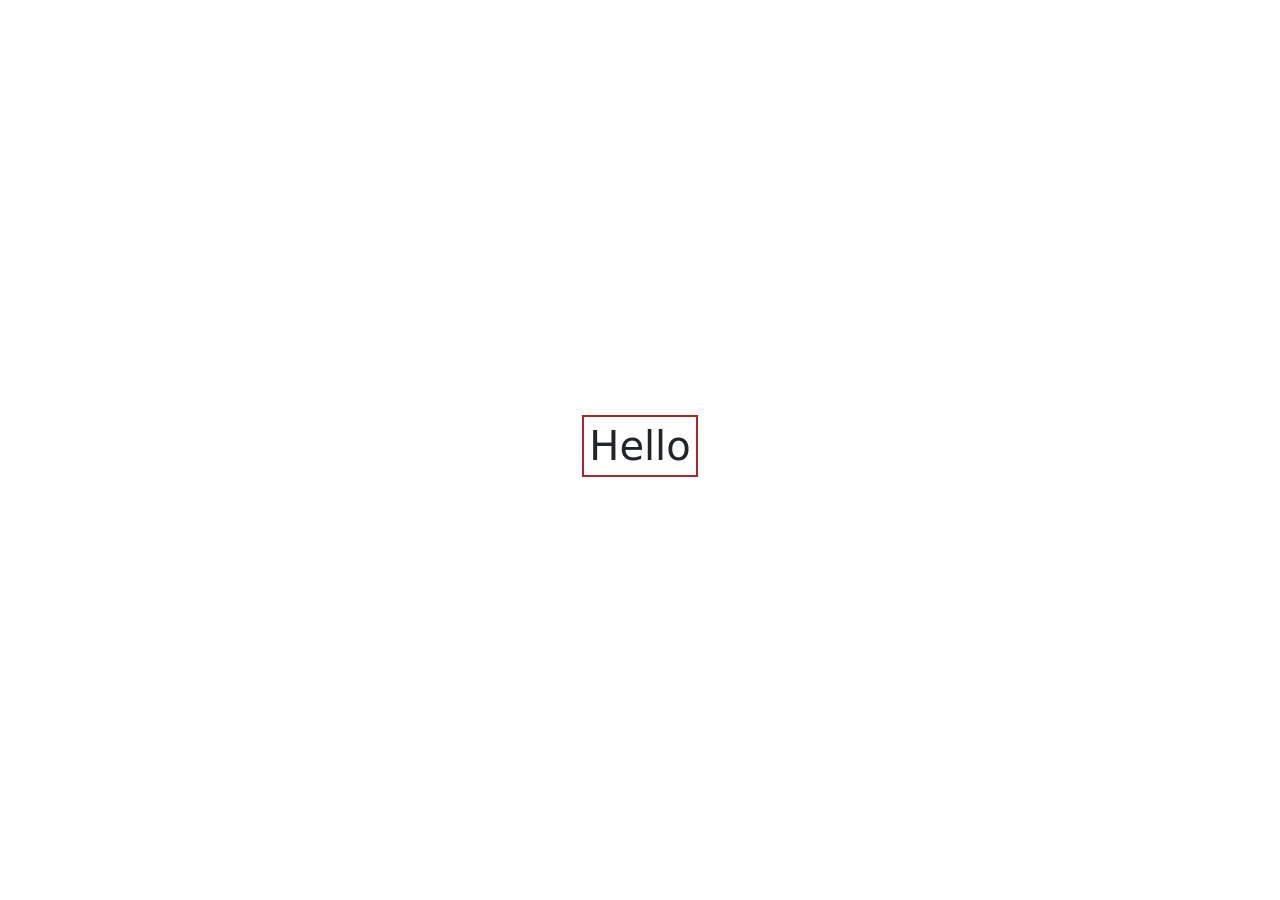
<file: Training(D13)/index.html>
<!DOCTYPE html>
<html lang="en">
<head>
  <meta charset="UTF-8">
  <meta name="viewport" content="width=device-width, initial-scale=1.0">
  <title>Document</title>
  <link rel="stylesheet" href="styles.css">
  <link href="https://cdn.jsdelivr.net/npm/bootstrap@5.3.8/dist/css/bootstrap.min.css" rel="stylesheet" integrity="sha384-sRIl4kxILFvY47J16cr9ZwB07vP4J8+LH7qKQnuqkuIAvNWLzeN8tE5YBujZqJLB" crossorigin="anonymous">
  <script src="https://cdn.jsdelivr.net/npm/bootstrap@5.3.8/dist/js/bootstrap.bundle.min.js" integrity="sha384-FKyoEForCGlyvwx9Hj09JcYn3nv7wiPVlz7YYwJrWVcXK/BmnVDxM+D2scQbITxI" crossorigin="anonymous"></script>
</head>
<body>
  
<div class="box"><h1>Hello</h1></div>
 
  </body>
</html>
</file>
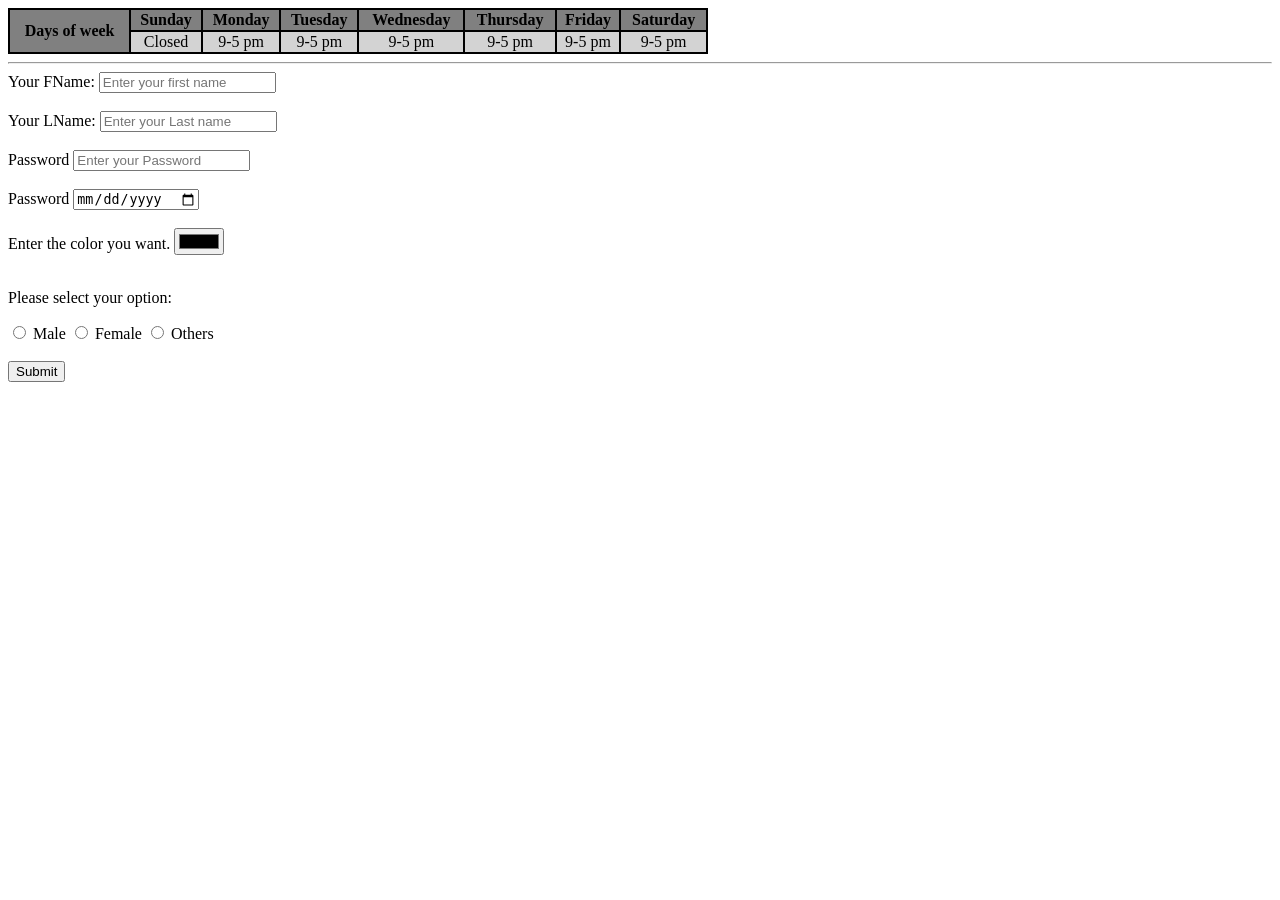
<file: index(D6).html>
<!DOCTYPE html>
<html lang="en">
<head>
    <meta charset="UTF-8">
    <meta name="viewport" content="width=device-width, initial-scale=1.0">
    <title>Document</title>
</head>
<body>
    <table  bgcolor="black" width="700">
        
        <tr bgcolor="grey" align="center" >
            <th rowspan="7">Days of week</th>
        <th>Sunday</th>
        <th>Monday</th>
        <th>Tuesday</th>
        <th>Wednesday</th>
        <th>Thursday</th>
        <th>Friday</th>
        <th>Saturday</th>
        </tr>
        
        <tr bgcolor=lightgrey align="center"> 
            
        <td>Closed</td>
        <td>9-5 pm</td>
        <td>9-5 pm</td>
        <td>9-5 pm</td>
        <td>9-5 pm</td>
        <td>9-5 pm</td>
        <td>9-5 pm</td>
        </tr>    
    
    </table> 
    <hr>
    <!--Forms in html-->
<form method="post"> 
     <div>
    <label for="FName">Your FName: </label>
    <input type="text" id="FName" name="fname" placeholder="Enter your first name">
</div>
<br>
      <div>
        <label for="LName">Your LName: </label>
        <input type="text" fname="Last name" placeholder="Enter your Last name">
    </div>
<br>
      <div>
        <label for="Password">Password </label>
        <input type="Password" fname="first name" placeholder="Enter your Password">
    </div>
<br>
        <div>
        <label for="date">Password </label>
        <input type="date" fname="first name" placeholder="DD/MM//YY">
    </div>
<br>

      <div>
        <label for="color">Enter the color you want. </label>
        <input type="color" fname="first name" placeholder="Enter your Password">
    </div>
    <br>

    <div>
        <p>Please select your option:</p>
        <input type="radio" id="male" name="gender" value="Male">
        <label for="male">Male</label>

        <input type="radio" id="female" name="gender" value="Female">
        <label for="female">Female</label>

        <input type="radio" id="others" name="gender" value="Others">
        <label for="others">Others</label>
    </div>
    <br>
    
<button type="submit">Submit</button>
</form>

</body>
</html>
</file>
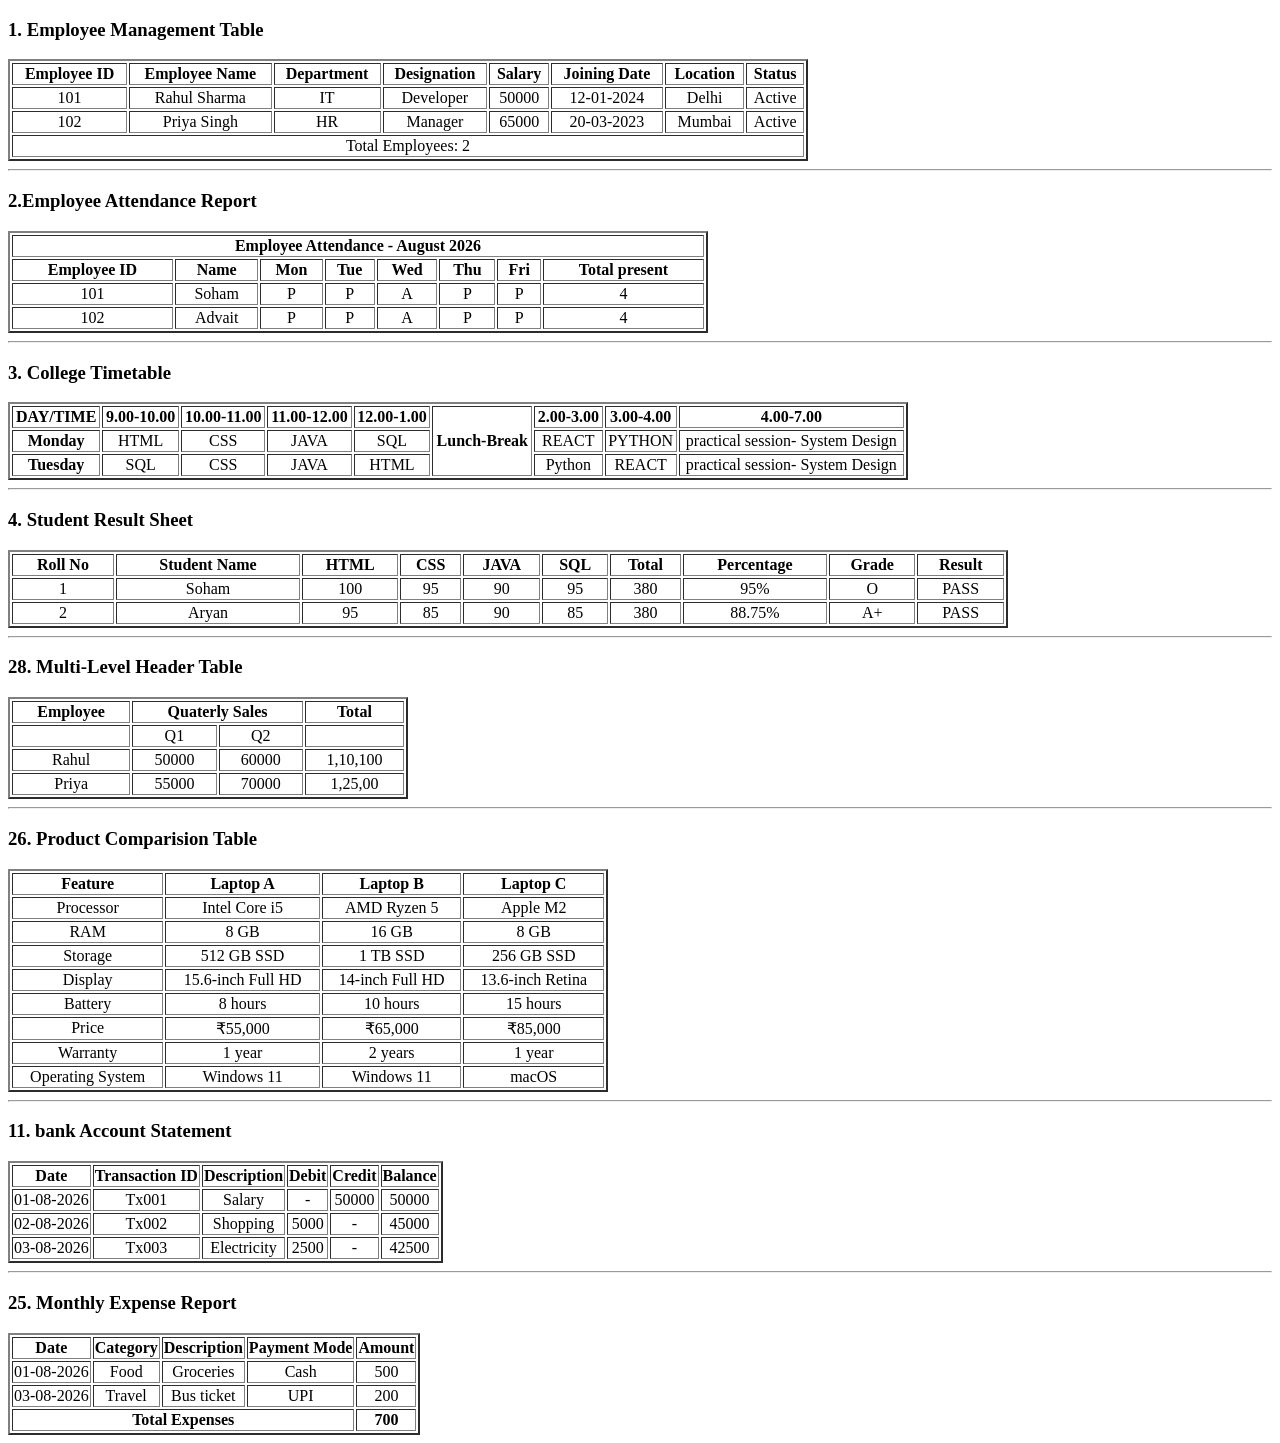
<file: index(D7).html>
<!DOCTYPE html>
<html lang="en">
<head>
    <meta charset="UTF-8">
    <meta name="viewport" content="width=device-width, initial-scale=1.0">
    <title>Document</title>
    <style>
        th,
        td {
            text-align: center;
        }
    </style>
</head>
<body>
<!--Task1-->
    <h3>1. Employee Management Table</h3>
    <table border="2" width="800">
        <tr align="center">
            <th>Employee ID</th>
            <th>Employee Name</th>
            <th>Department</th>
            <th>Designation</th>
            <th>Salary</th>
            <th>Joining Date</th>
            <th>Location</th>
            <th>Status</th>
        </tr>
        <tr align="center">
    <td>101</td>
    <td>Rahul Sharma</td>
    <td>IT</td>
    <td>Developer</td>
    <td>50000</td>
    <td>12-01-2024</td>
    <td>Delhi</td>
    <td>Active</td>
</tr>


<tr align="center">
    <td>102</td>
    <td>Priya Singh</td>
    <td>HR</td>
    <td>Manager</td>
    <td>65000</td>
    <td>20-03-2023</td>
    <td>Mumbai</td>
    <td>Active</td>
</tr>
        <tr align="left">
            <td colspan="8">Total Employees: 2</td>
        </tr>
    </table>

<hr>

<!--Task2-->
<h3>2.Employee Attendance Report</h3>
<table border="2" width="700">
    <tr align="center">
        <th colspan="8" align="left">Employee Attendance - August 2026</th>
    </tr>
    <tr align="center">
        <th>Employee ID</th>
        <th>Name</th>
        <th>Mon</th>
        <th>Tue</th>
        <th>Wed</th>
        <th>Thu</th>
        <th>Fri</th>
        <th>Total present</th>

    </tr>
    <tr align="center">
        <td>101</td>
        <td>Soham</td>
        <td>P</td>
        <td>P</td>
        <td>A</td>
        <td>P</td>
        <td>P</td>
        <td>4</td>
    </tr>
        <tr align="center">
        <td>102</td>
        <td>Advait</td>
        <td>P</td>
        <td>P</td>
        <td>A</td>
        <td>P</td>
        <td>P</td>
        <td>4</td>
    </tr>
</table>
<hr>

<!--TASK3-->
<h3>3. College Timetable</h3>
<table border="2" width="900">
    <tr >
        <th>DAY/TIME</th>
        <th>9.00-10.00</th>
        <th>10.00-11.00</th>
        <th>11.00-12.00</th>
        <th>12.00-1.00</th>
        <th rowspan="3">Lunch-Break</th>
        <th>2.00-3.00</th>
        <th>3.00-4.00</th>
        <th colspan="2">4.00-7.00</th>
    </tr>
    
    <tr align="center">
        <td><b>Monday</b></td>
        <td>HTML</td>
        <td>CSS</td>
        <td>JAVA</td>
        <td>SQL</td>
        <td>REACT</td>
        <td>PYTHON</td>
        <td >practical session- System Design</td>
        
    </tr>
    <tr align="center">
            <td><b>Tuesday</b></td>
        <td>SQL</td>
        <td>CSS</td>
        <td>JAVA</td>
        <td>HTML</td>
        <td>Python</td>
        <td>REACT</td>
        <td >practical session- System Design</td>
        
    </tr>
</table>
<hr>

<!--Task4-->
<h3>4. Student Result Sheet</h3>

<table border="2" width="1000">
    <tr>
        <th>Roll No</th>
        <th>Student Name</th>
        <th>HTML</th>
        <th>CSS</th>
        <th>JAVA</th>
        <th>SQL</th>
        <th>Total</th>
        <th>Percentage</th>
        <th>Grade</th>
        <th>Result</th>
    </tr>
    <tr align="center">
        <td>1</td>
        <td>Soham</td>
        <td>100</td>
        <td>95</td>
        <td>90</td>
        <td>95</td>
        <td>380</td>
        <td>95%</td>
        <td>O</td>
        <td>PASS</td>
    </tr>
       <tr align="center">
        <td>2</td>
        <td>Aryan</td>
        <td>95</td>
        <td>85</td>
        <td>90</td>
        <td>85</td>
        <td>380</td>
        <td>88.75%</td>
        <td>A+</td>
        <td>PASS</td>
    </tr>
</table>
<hr>

<!--Task 28-->
<h3>28. Multi-Level Header Table</h3>

<table border="2" width="400">
    <tr>
        <th>Employee</th>
        <th colspan="2">Quaterly Sales</th>
        <th>Total</th>
    </tr>
    <tr align="center">
        <td></td>
        <td>Q1</td>
        <td>Q2</td>
        <td></td>
    </tr>
    <tr align="center">
        <td>Rahul</td>
        <td>50000</td>
        <td>60000</td>
        <td>1,10,100</td>
    </tr>
    <tr align="center">
        <td>Priya</td>
        <td>55000</td>
        <td>70000</td>
        <td>1,25,00</td> 
    </tr>
</table>
<hr>

<!--Task26-->
<h3>26. Product Comparision Table</h3>

<table border="2" width="600">
    <tr>
        <th>Feature</th>
        <th>Laptop A</th>
        <th>Laptop B</th>
        <th>Laptop C</th>
    </tr>
    <tr>
        <td>Processor</td>
        <td>Intel Core i5</td>
        <td>AMD Ryzen 5</td>
        <td>Apple M2</td>
    </tr>
    <tr>
        <td>RAM</td>
        <td>8 GB</td>
        <td>16 GB</td>
        <td>8 GB</td>
    </tr>
    <tr>
        <td>Storage</td>
        <td>512 GB SSD</td>
        <td>1 TB SSD</td>
        <td>256 GB SSD</td>
    </tr>
    <tr>
        <td>Display</td>
        <td>15.6-inch Full HD</td>
        <td>14-inch Full HD</td>
        <td>13.6-inch Retina</td>
    </tr>
    <tr>
        <td>Battery</td>
        <td>8 hours</td>
        <td>10 hours</td>
        <td>15 hours</td>
    </tr>
    <tr>
        <td>Price</td>
        <td>₹55,000</td>
        <td>₹65,000</td>
        <td>₹85,000</td>
    </tr>
    <tr>
        <td>Warranty</td>
        <td>1 year</td>
        <td>2 years</td>
        <td>1 year</td>
    </tr>
    <tr>
        <td>Operating System</td>
        <td>Windows 11</td>
        <td>Windows 11</td>
        <td>macOS</td>
    </tr>
</table>

<hr>
<!--Task11--> 
<h3>11. bank Account Statement</h3>

<table border="2" width="width=1000">
    <tr align="center">
        <th>Date</th>
        <th>Transaction ID</th>
        <th>Description</th>
        <th>Debit</th>
        <th>Credit</th>
        <th>Balance</th>
    </tr>
    <tr align="center">
        <td>01-08-2026</td>
        <td>Tx001</td>
        <td>Salary</td>
        <td>-</td>
        <td>50000</td>
        <td>50000</td>
    </tr>
     <tr align="center">
        <td>02-08-2026</td>
        <td>Tx002</td>
        <td>Shopping</td>
        <td>5000</td>
        <td>-</td>
        <td>45000</td>
    </tr>
     <tr align="center">
        <td>03-08-2026</td>
        <td>Tx003</td>
        <td>Electricity</td>
        <td>2500</td>
        <td>-</td>
        <td>42500</td>
    </tr>
</table>
<hr>

<!--Task25--> 
<h3>25. Monthly Expense Report</h3>

<table border="2">
    <tr>
        <th>Date</th>
        <th>Category</th>
        <th>Description</th>
        <th>Payment Mode</th>
        <th>Amount</th>
    </tr>

    <tr>
        <td>01-08-2026</td>
        <td>Food</td>
        <td>Groceries</td>
        <td>Cash</td>
        <td>500</td>
    </tr>

    <tr>
        <td>03-08-2026</td>
        <td>Travel</td>
        <td>Bus ticket</td>
        <td>UPI</td>
        <td>200</td>
    </tr>

    <tr>
        <th colspan="4">Total Expenses</th>
        <th>700</th>
    </tr>
</table>
</body>
</html>
</file>
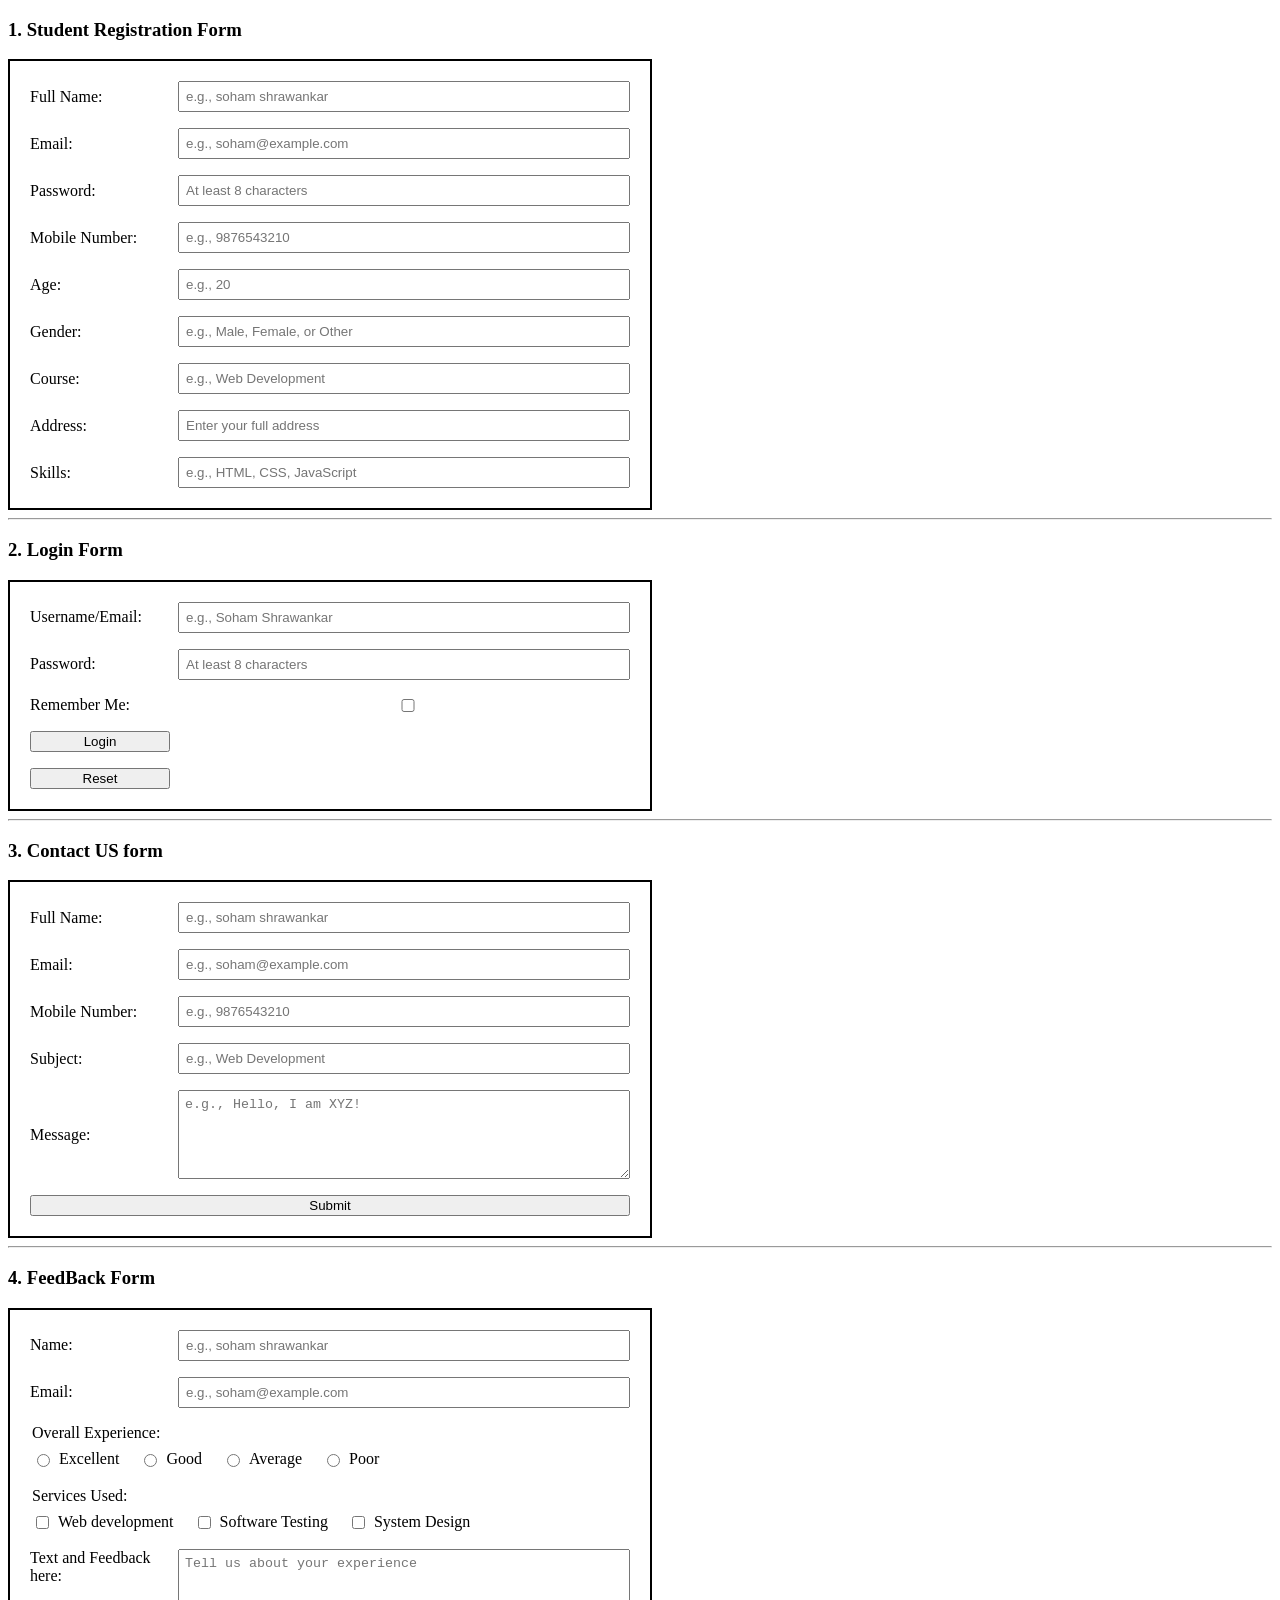
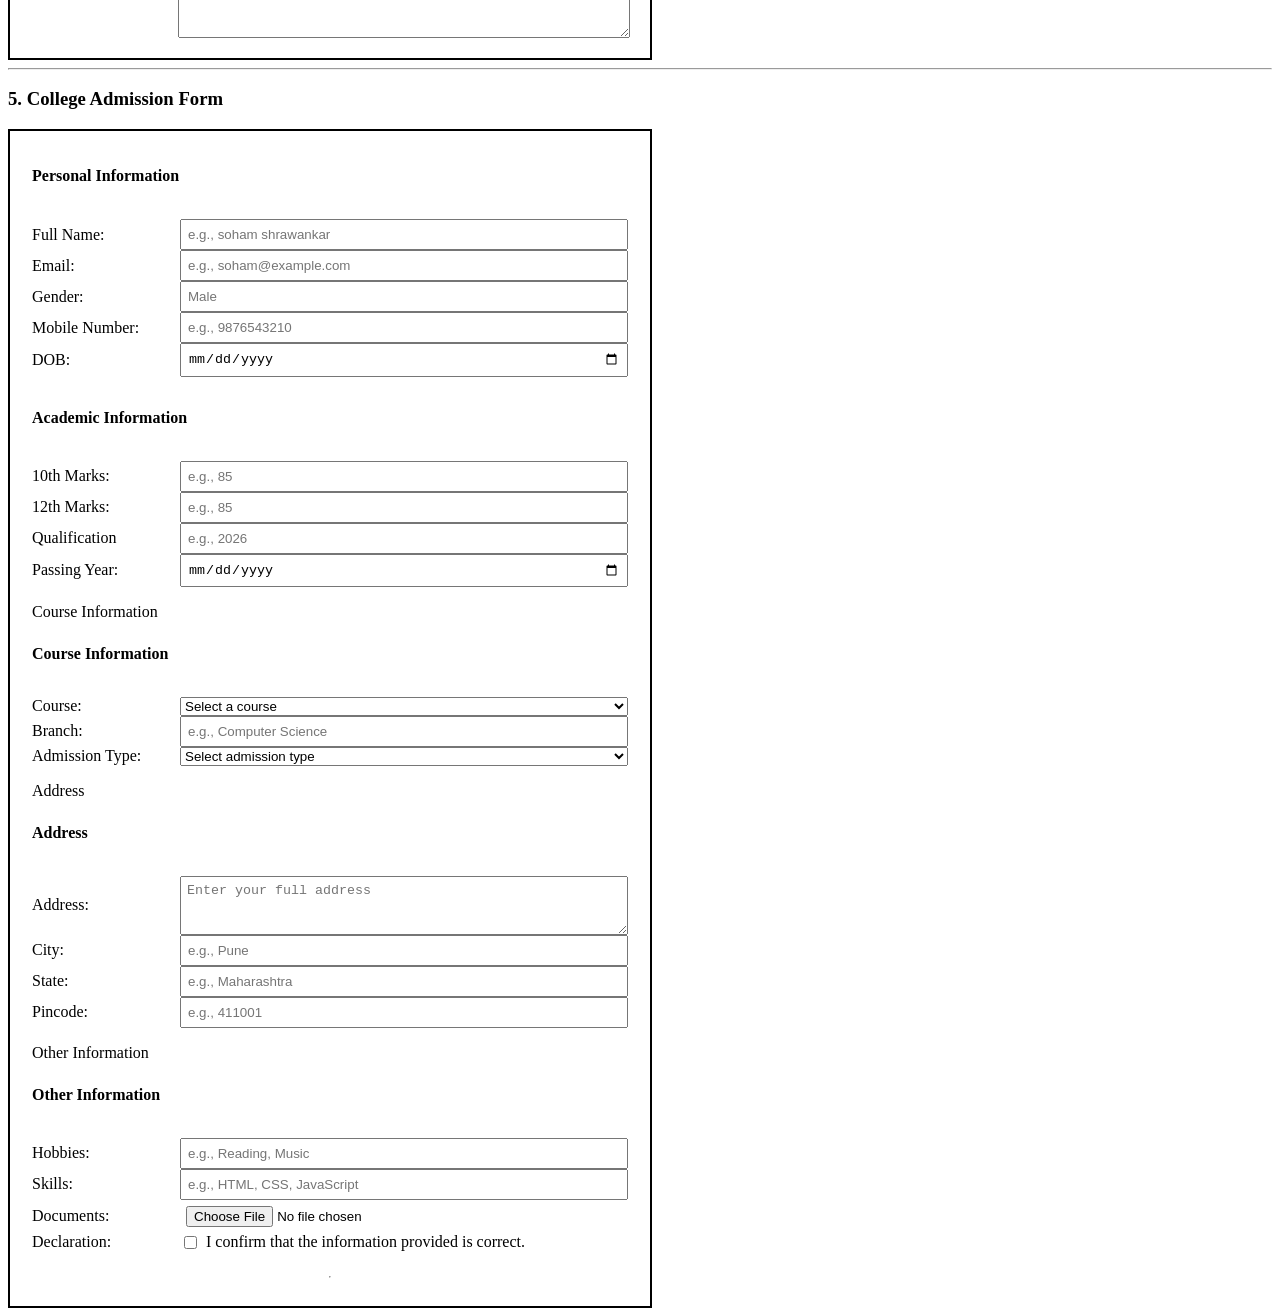
<file: index(D8).html>
<!DOCTYPE html>
<html lang="en">
<head>
    <meta charset="UTF-8">
    <meta name="viewport" content="width=device-width, initial-scale=1.0">
    <title>Document</title>
    <style>
        form {
            display: grid;
            gap: 16px;
            max-width: 500px;
        }

        form div {
            display: grid;
            grid-template-columns: 140px 1fr;
            align-items: center;
            gap: 8px;
        }

        input {
            box-sizing: border-box;
            width: 100%;
            padding: 6px;
        }

        fieldset {
            border: 0;
            padding: 0;
        }

        fieldset legend {
            padding: 0;
            margin-bottom: 8px;
        }

        .option {
            display: inline-flex;
            align-items: center;
            gap: 6px;
            margin-right: 16px;
        }

        .option input {
            width: auto;
        }

        .feedback-message {
            align-items: start;
        }

        textarea {
            box-sizing: border-box;
            width: 100%;
            padding: 6px;
            resize: vertical;
        }
    </style>
</head>
<body>
    <!--Task1-->
    <h3>1. Student Registration Form</h3>
    <form>
        <div>
            <label for="full-name">Full Name:</label>
            <input id="full-name" type="text" placeholder="e.g., soham shrawankar" title="Required field" required>
        </div>
         <div>
            <label for="email">Email:</label>
            <input id="email" type="email" placeholder="e.g., soham@example.com" title="Required field" required>
        </div>
         <div>
            <label for="password">Password:</label>
            <input id="password" type="password" placeholder="At least 8 characters" title="Required field" required>
        </div>
         <div>
            <label for="mobile-number">Mobile Number:</label>
            <input id="mobile-number" type="tel" placeholder="e.g., 9876543210" title="Required field" required>
        </div>
         <div>
            <label for="age">Age:</label>
            <input id="age" type="number" placeholder="e.g., 20" title="Required field" required>
        </div>
         <div>
            <label for="gender">Gender:</label>
            <input id="gender" type="text" placeholder="e.g., Male, Female, or Other" title="Required field" required>
        </div>
         <div>
            <label for="course">Course:</label>
            <input id="course" type="text" placeholder="e.g., Web Development" title="Required field" required>
        </div>
         <div>
            <label for="address">Address:</label>
            <input id="address" type="text" placeholder="Enter your full address" title="Required field" required>
        </div>
         <div>
            <label for="skills">Skills:</label>
            <input id="skills" type="text" placeholder="e.g., HTML, CSS, JavaScript" title="Required field" required>
        </div>
        
    </form>
    <hr>

  <!--Task2-->
             <h3>2. Login Form</h3>
    <form>
        <div>
            <label for="full-name">Username/Email:</label>
            <input id="full-name" type="text" placeholder="e.g., Soham Shrawankar" title="Required field" required>
        </div>
         <div>
            <label for="password">Password:</label>
            <input id="password" type="password" placeholder="At least 8 characters" title="Required field" required>
        </div>
          <div>
            <label for="remember me">Remember Me:</label>
            <input id="remember me" type="checkbox" >
        </div>

        <div>
            <button>Login</button>
        </div>
         <div>
            <button>Reset</button>
        </div>
        </form>

        <hr>

        <!--task 3-->
        <h3>3. Contact US form</h3> 
        <form>
             <div>
            <label for="full-name">Full Name:</label>
            <input id="full-name" type="text" placeholder="e.g., soham shrawankar" title="Required field" required>
        </div>
         <div>
            <label for="email">Email:</label>
            <input id="email" type="email" placeholder="e.g., soham@example.com" title="Required field" required>
        </div>
          <div>
            <label for="mobile-number">Mobile Number:</label>
            <input id="mobile-number" type="tel" placeholder="e.g., 9876543210" title="Required field" required>
        </div>
           <div>
            <label for="subject">Subject:</label>
            <input id="subject" type="text" placeholder="e.g., Web Development" title="Required field" required>
        </div>
        <div>
            <label for="message">Message:</label>
            <textarea id="message"textarea maxlength="100" rows="5" placeholder="e.g., Hello, I am XYZ!" title="Maximum 100 words" required></textarea>
        </div>
        <button type="submit">Submit</button>
        </form>

        <hr>
       <!--Task4-->
<style>
    form {
        border: 2px solid black;
        padding: 20px;
        max-width: 600px;
    }
</style>
       <h3>4. FeedBack Form</h3> 

       <form>
        <div>
            <label for="full-name"> Name:</label>
            <input id="full-name" type="text" placeholder="e.g., soham shrawankar" title="Required field" required>
        </div>
         <div>
            <label for="email">Email:</label>
            <input id="email" type="email" placeholder="e.g., soham@example.com" title="Required field" required>
        </div>
        <fieldset>
            <legend>Overall Experience:</legend>
            <label class="option">
                <input type="radio" name="feedback" value="Excellent" required>
                Excellent
            </label>
            <label class="option">
                <input type="radio" name="feedback" value="Good">
                Good
            </label>
            <label class="option">
                <input type="radio" name="feedback" value="Average">
                Average
            </label>
            <label class="option">
                <input type="radio" name="feedback" value="Poor">
                Poor
            </label>
        </fieldset>

        <fieldset>
            <legend>Services Used:</legend>
            <label class="option" for="web-development">
                <input id="web-development" name="services" type="checkbox" value="Web development">
                Web development
            </label>
            <label class="option" for="software-testing">
                <input id="software-testing" name="services" type="checkbox" value="Software Testing">
                Software Testing
            </label>
            <label class="option" for="system-design">
                <input id="system-design" name="services" type="checkbox" value="System Design">
                System Design
            </label>
        </fieldset>

        <div class="feedback-message">
            <label for="feedback-text">Text and Feedback here:</label>
            <textarea id="textarea" name="feedback-text" rows="5" placeholder="Tell us about your experience" required></textarea>
        </div>
       </form>

       <hr>

       <!--task5-->

       <h3>5. College Admission Form</h3>
       <form>
       
        <fieldset>
        <p><b>Personal Information</b></p> <br>
        <div>
            <label for="full-name">Full Name:</label>
            <input id="full-name" type="text" placeholder="e.g., soham shrawankar" title="Required field" required>
        </div>
         <div>
            <label for="email">Email:</label>
            <input id="email" type="email" placeholder="e.g., soham@example.com" title="Required field" required>
        </div>
         <div>
            <label for="Gender">Gender:</label>
            <input id="Gender" type="Text" placeholder="Male" title="Required field" required>
        </div>
         <div>
            <label for="mobile-number">Mobile Number:</label>
            <input id="mobile-number" type="tel" placeholder="e.g., 9876543210" title="Required field" required>
        </div>
         <div>
            <label for="dateofbirth">DOB:</label>
            <input id="dateofbirth" type="date" placeholder="e.g., 20-11-2004" title="Required field" required>
        </div>
        </fieldset>
        
        <fieldset>
            <p><b>Academic Information</b></p> <br>
            <div>
            <label for="10th Marks">10th Marks:</label>
            <input id="10th Marks" type="number" placeholder="e.g., 85" title="Required field" required>
        </div>
        <div>
            <label for="12th Marks">12th Marks:</label>
            <input id="12th Marks" type="number" placeholder="e.g., 85" title="Required field" required>
        </div>
        <div>
            <label for="Qual.">Qualification</label>
            <input id="Qual." type="number" placeholder="e.g., 2026" title="Required field" required>
        </div>
        <div>
            <label for="passing-year">Passing Year:</label>
            <input id="passing-year" type="date" placeholder="e.g., 2026" title="Required field" required>
        </div>
        </fieldset>

        <fieldset>
             <p><b>Course Information</b></p> <br>
            <legend>Course Information</legend>
            <div>
                <label for="course">Course:</label>
                <select id="course" name="course" required>
                    <option value="">Select a course</option>
                    <option value="web-development">Web Development</option>
                    <option value="software-testing">Software Testing</option>
                    <option value="system-design">System Design</option>
                </select>
            </div>
            <div>
                <label for="branch">Branch:</label>
                <input id="branch" name="branch" type="text" placeholder="e.g., Computer Science" required>
            </div>
            <div>
                <label for="admission-type">Admission Type:</label>
                <select id="admission-type" name="admission-type" required>
                    <option value="">Select admission type</option>
                    <option value="regular">Regular</option>
                    <option value="lateral-entry">Lateral Entry</option>
                </select>
            </div>
        </fieldset>

        <fieldset>
             <p><b>Address</b></p> <br>
            <legend>Address</legend>
            <div>
                <label for="address">Address:</label>
                <textarea id="address" name="address" rows="3" placeholder="Enter your full address" required></textarea>
            </div>
            <div>
                <label for="city">City:</label>
                <input id="city" name="city" type="text" placeholder="e.g., Pune" required>
            </div>
            <div>
                <label for="state">State:</label>
                <input id="state" name="state" type="text" placeholder="e.g., Maharashtra" required>
            </div>
            <div>
                <label for="pincode">Pincode:</label>
                <input id="pincode" name="pincode" type="text" inputmode="numeric" pattern="[0-9]{6}" placeholder="e.g., 411001" required>
            </div>
        </fieldset>

        <fieldset>
             <p><b>Other Information</b></p> <br>
            <legend>Other Information</legend>
            <div>
                <label for="hobbies">Hobbies:</label>
                <input id="hobbies" name="hobbies" type="text" placeholder="e.g., Reading, Music">
            </div>
            <div>
                <label for="skills">Skills:</label>
                <input id="skills" name="skills" type="text" placeholder="e.g., HTML, CSS, JavaScript">
            </div>
            <div>
                <label for="documents">Documents:</label>
                <input id="documents" name="documents" type="file" accept=".pdf,.jpg,.jpeg,.png">
            </div>
            <div>
                <label for="declaration">Declaration:</label>
                <label class="option" for="declaration">
                    <input id="declaration" name="declaration" type="checkbox" required>
                    I confirm that the information provided is correct.
                </label>
            </div>
        </fieldset>
<hr>

       </form>
</body>
</html>
</file>
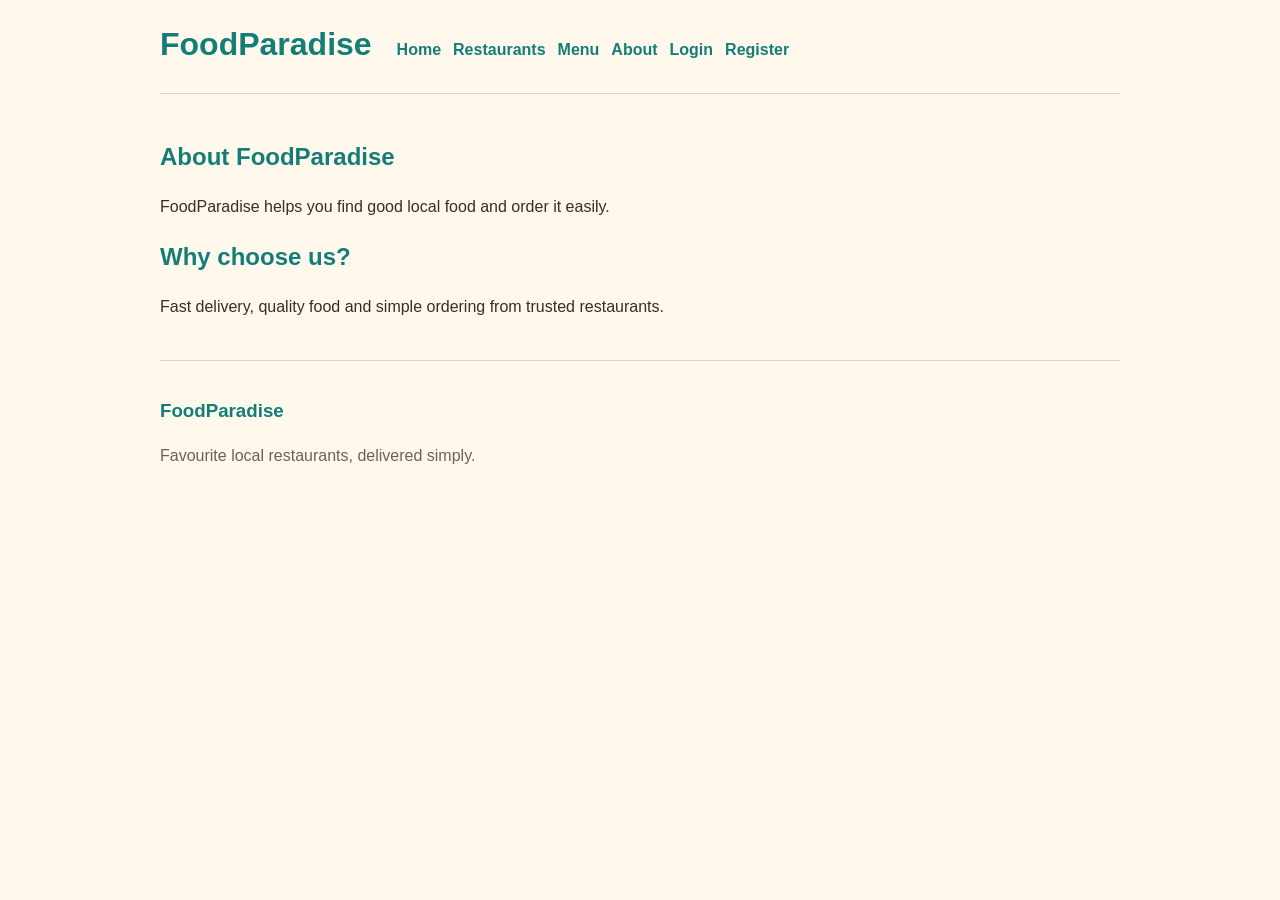
<file: Food Hub Training prj/about.html>
<!DOCTYPE html>
<html lang="en">
<head><meta charset="UTF-8"><meta name="viewport" content="width=device-width, initial-scale=1.0"><title>FoodParadise | About</title><link rel="stylesheet" href="styles.css"></head>
<body>
<header><h1><a href="index.html">FoodParadise</a></h1><nav><a href="index.html">Home</a> <a href="restaurants.html">Restaurants</a> <a href="menu.html">Menu</a> <a href="about.html">About</a> <a href="login.html">Login</a> <a href="register.html">Register</a></nav></header>
<main><h2>About FoodParadise</h2><p>FoodParadise helps you find good local food and order it easily.</p><h2>Why choose us?</h2><p>Fast delivery, quality food and simple ordering from trusted restaurants.</p></main>
<footer><h3>FoodParadise</h3><p>Favourite local restaurants, delivered simply.</p></footer>
</body>
</html>
</file>
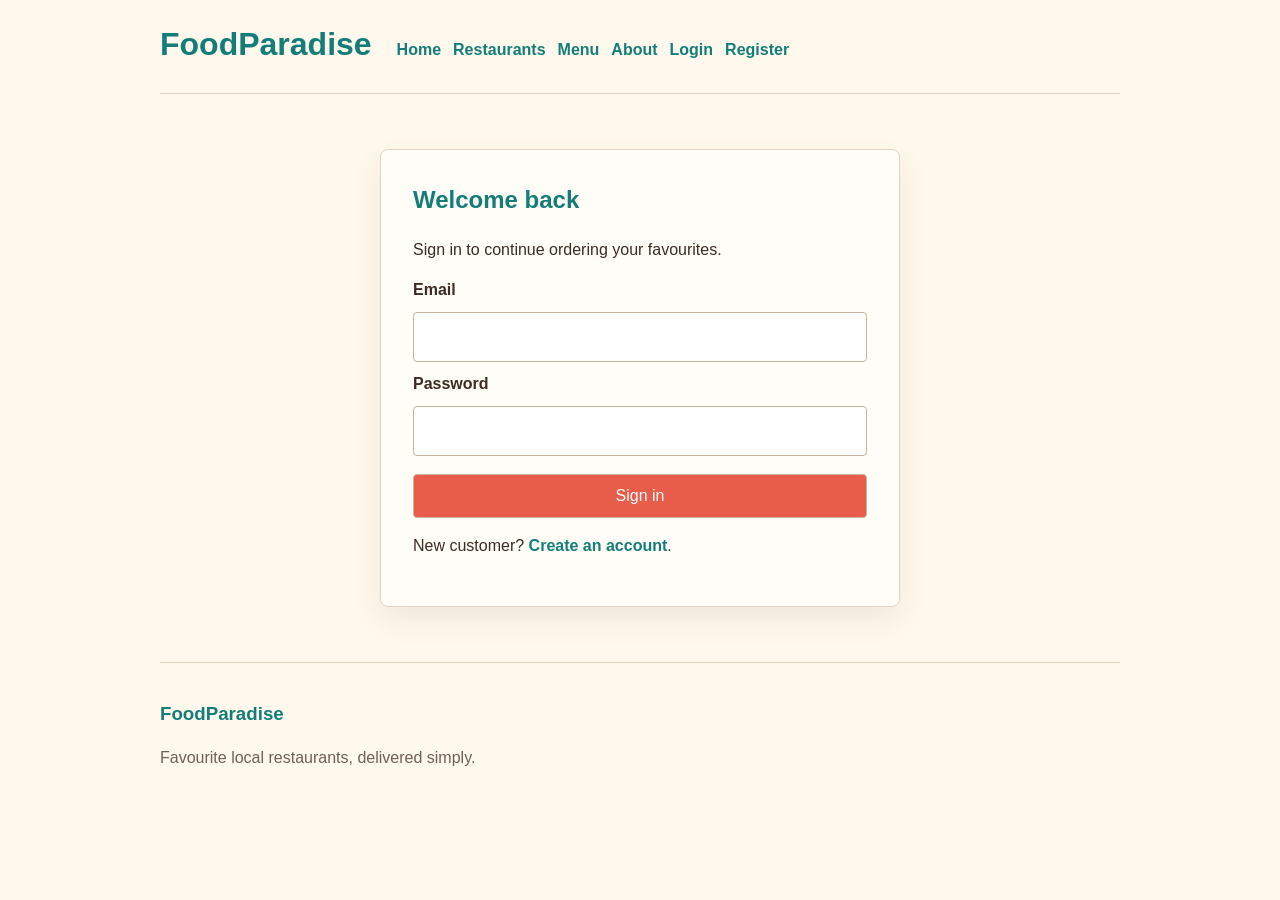
<file: Food Hub Training prj/login.html>
<!DOCTYPE html>
<html lang="en">
<head><meta charset="UTF-8"><meta name="viewport" content="width=device-width, initial-scale=1.0"><title>FoodParadise | Login</title><link rel="stylesheet" href="styles.css"></head>
<body class="auth-page">
<header><h1><a href="index.html">FoodParadise</a></h1><nav><a href="index.html">Home</a> <a href="restaurants.html">Restaurants</a> <a href="menu.html">Menu</a> <a href="about.html">About</a> <a href="login.html">Login</a> <a href="register.html">Register</a></nav></header>
<main><section class="auth-card"><h2>Welcome back</h2><p>Sign in to continue ordering your favourites.</p><form><label for="email">Email</label><input id="email" type="email" autocomplete="email" required><label for="password">Password</label><input id="password" type="password" autocomplete="current-password" required><button type="submit">Sign in</button></form><p>New customer? <a href="register.html">Create an account</a>.</p></section></main>
<footer><h3>FoodParadise</h3><p>Favourite local restaurants, delivered simply.</p></footer>
</body>
</html>
</file>
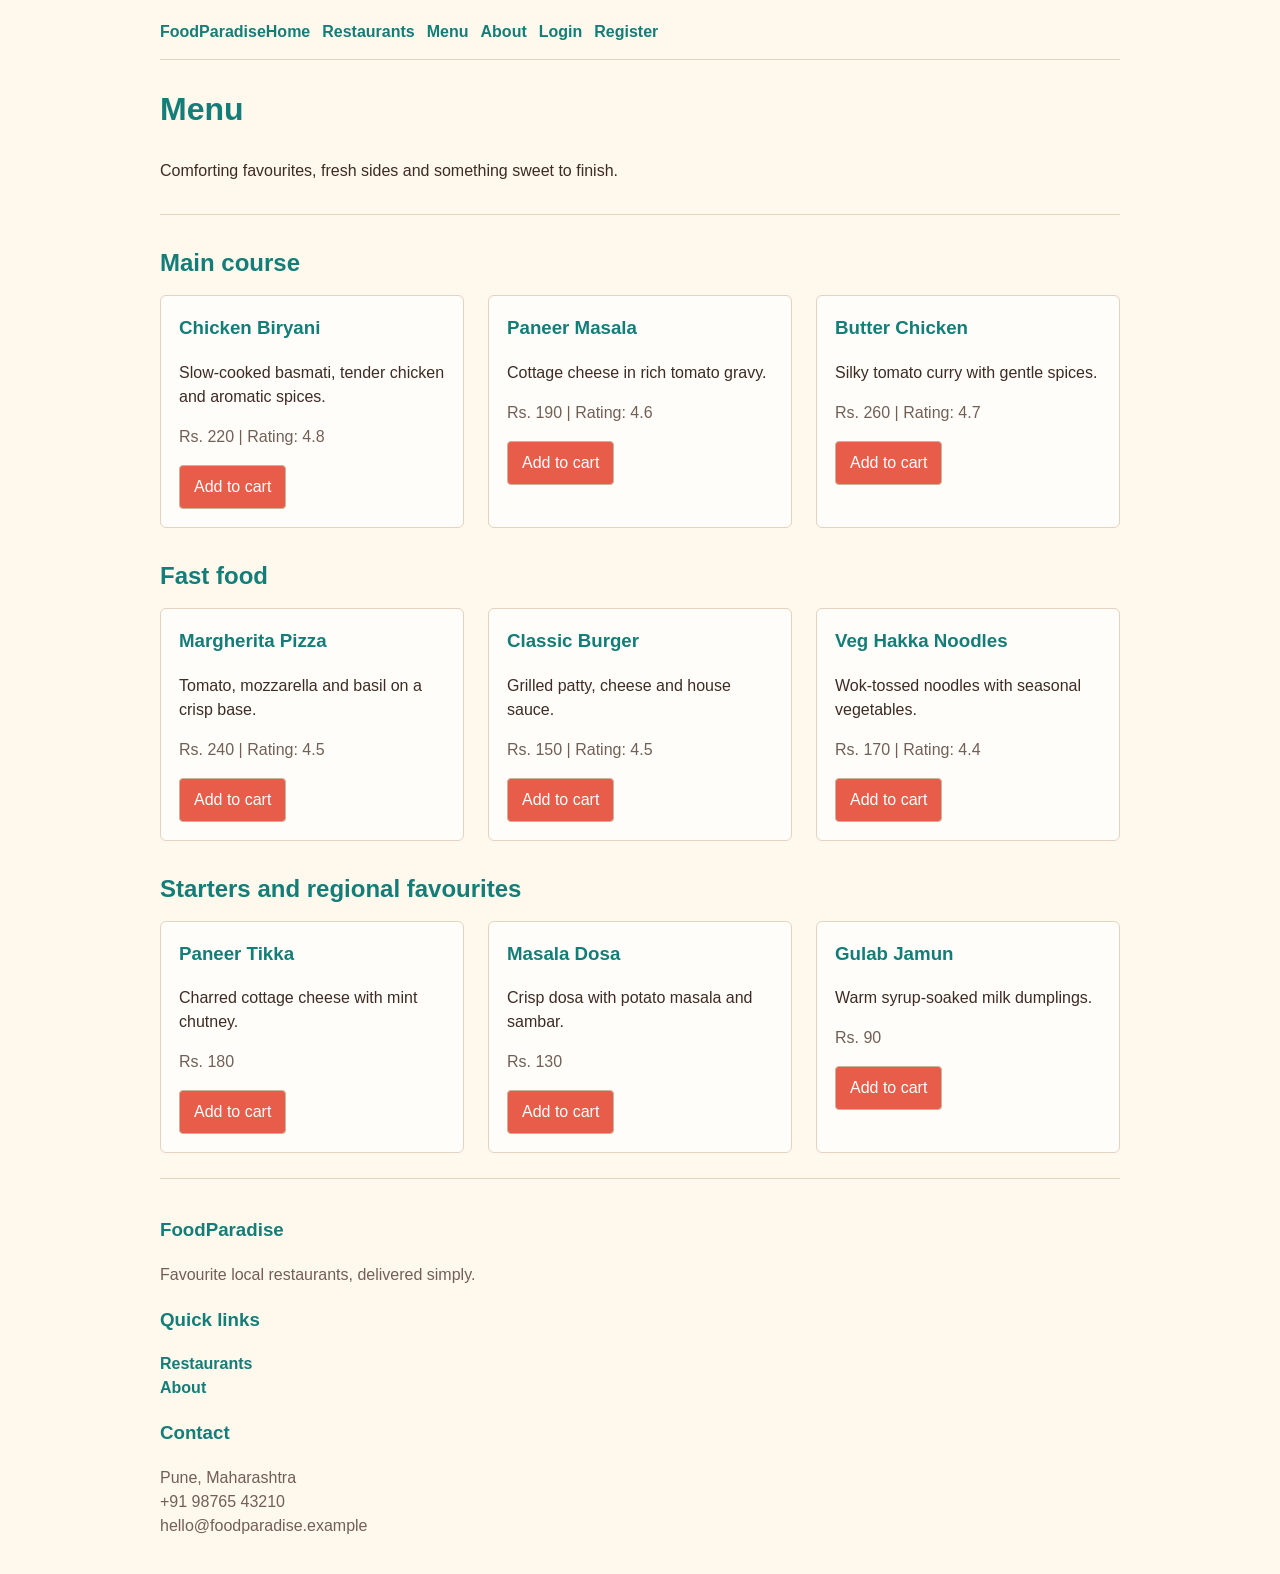
<file: Food Hub Training prj/menu.html>
<!DOCTYPE html>
<html lang="en">
<head><meta charset="UTF-8"><meta name="viewport" content="width=device-width, initial-scale=1.0"><title>FoodParadise | Menu</title><link rel="stylesheet" href="styles.css"></head>
<body><div class="site-shell"><header class="site-header"><a class="brand" href="index.html">FoodParadise</a><nav class="site-nav" aria-label="Main navigation"><a href="index.html">Home</a><a href="restaurants.html">Restaurants</a><a href="menu.html">Menu</a><a href="about.html">About</a><a class="button secondary" href="login.html">Login</a><a class="button" href="register.html">Register</a></nav></header>
<main><header class="page-intro"><h1>Menu</h1><p>Comforting favourites, fresh sides and something sweet to finish.</p></header>
<section id="biryani"><div class="section-heading"><h2>Main course</h2></div><div class="card-grid"><article class="card"><div class="card-body"><h3>Chicken Biryani</h3><p>Slow-cooked basmati, tender chicken and aromatic spices.</p><p>Rs. 220 | Rating: 4.8</p><button type="button">Add to cart</button></div></article><article class="card"><div class="card-body"><h3>Paneer Masala</h3><p>Cottage cheese in rich tomato gravy.</p><p>Rs. 190 | Rating: 4.6</p><button type="button">Add to cart</button></div></article><article class="card"><div class="card-body"><h3>Butter Chicken</h3><p>Silky tomato curry with gentle spices.</p><p>Rs. 260 | Rating: 4.7</p><button type="button">Add to cart</button></div></article></div></section>
<section id="pizza"><div class="section-heading"><h2>Fast food</h2></div><div class="card-grid"><article class="card"><div class="card-body"><h3>Margherita Pizza</h3><p>Tomato, mozzarella and basil on a crisp base.</p><p>Rs. 240 | Rating: 4.5</p><button type="button">Add to cart</button></div></article><article class="card" id="burger"><div class="card-body"><h3>Classic Burger</h3><p>Grilled patty, cheese and house sauce.</p><p>Rs. 150 | Rating: 4.5</p><button type="button">Add to cart</button></div></article><article class="card" id="chinese"><div class="card-body"><h3>Veg Hakka Noodles</h3><p>Wok-tossed noodles with seasonal vegetables.</p><p>Rs. 170 | Rating: 4.4</p><button type="button">Add to cart</button></div></article></div></section>
<section id="south-indian"><div class="section-heading"><h2>Starters and regional favourites</h2></div><div class="card-grid"><article class="card"><div class="card-body"><h3>Paneer Tikka</h3><p>Charred cottage cheese with mint chutney.</p><p>Rs. 180</p><button type="button">Add to cart</button></div></article><article class="card"><div class="card-body"><h3>Masala Dosa</h3><p>Crisp dosa with potato masala and sambar.</p><p>Rs. 130</p><button type="button">Add to cart</button></div></article><article class="card" id="desserts"><div class="card-body"><h3>Gulab Jamun</h3><p>Warm syrup-soaked milk dumplings.</p><p>Rs. 90</p><button type="button">Add to cart</button></div></article></div></section>
</main><footer class="site-footer"><div><h3>FoodParadise</h3><p>Favourite local restaurants, delivered simply.</p></div><div><h3>Quick links</h3><p><a href="restaurants.html">Restaurants</a><br><a href="about.html">About</a></p></div><div><h3>Contact</h3><p>Pune, Maharashtra<br>+91 98765 43210<br>hello@foodparadise.example</p></div></footer></div></body></html>
</file>
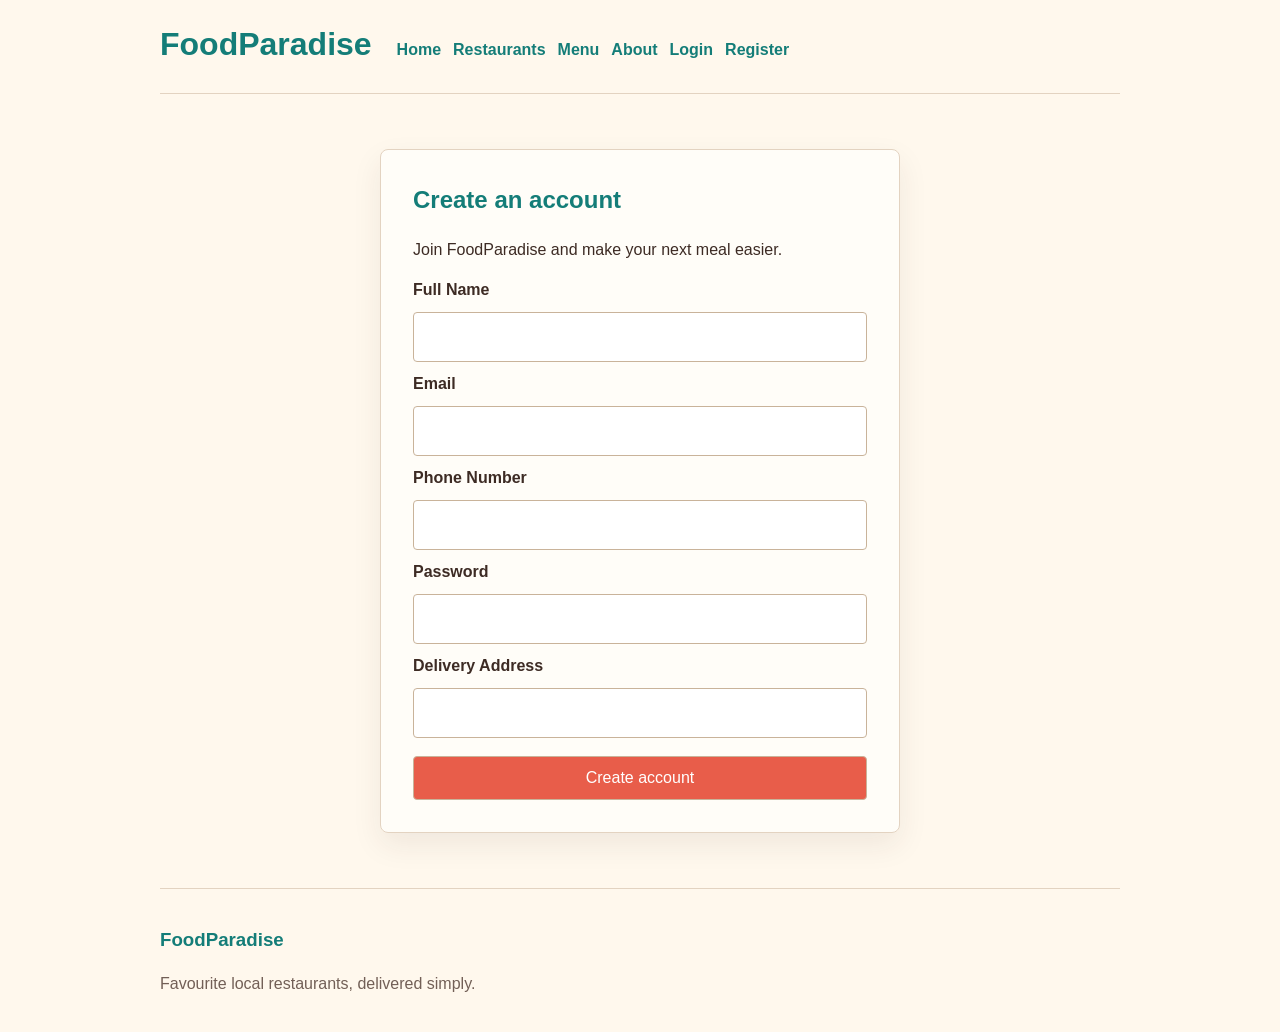
<file: Food Hub Training prj/register.html>
<!DOCTYPE html>
<html lang="en">
<head><meta charset="UTF-8"><meta name="viewport" content="width=device-width, initial-scale=1.0"><title>FoodParadise | Register</title><link rel="stylesheet" href="styles.css"></head>
<body class="auth-page">
<header><h1><a href="index.html">FoodParadise</a></h1><nav><a href="index.html">Home</a> <a href="restaurants.html">Restaurants</a> <a href="menu.html">Menu</a> <a href="about.html">About</a> <a href="login.html">Login</a> <a href="register.html">Register</a></nav></header>
<main><section class="auth-card"><h2>Create an account</h2><p>Join FoodParadise and make your next meal easier.</p><form><label for="full-name">Full Name</label><input id="full-name" type="text" autocomplete="name" required><label for="email">Email</label><input id="email" type="email" autocomplete="email" required><label for="phone">Phone Number</label><input id="phone" type="tel" autocomplete="tel" required><label for="password">Password</label><input id="password" type="password" minlength="8" autocomplete="new-password" required><label for="address">Delivery Address</label><input id="address" type="text" autocomplete="street-address" required><button type="submit">Create account</button></form></section></main>
<footer><h3>FoodParadise</h3><p>Favourite local restaurants, delivered simply.</p></footer>
</body>
</html>
</file>
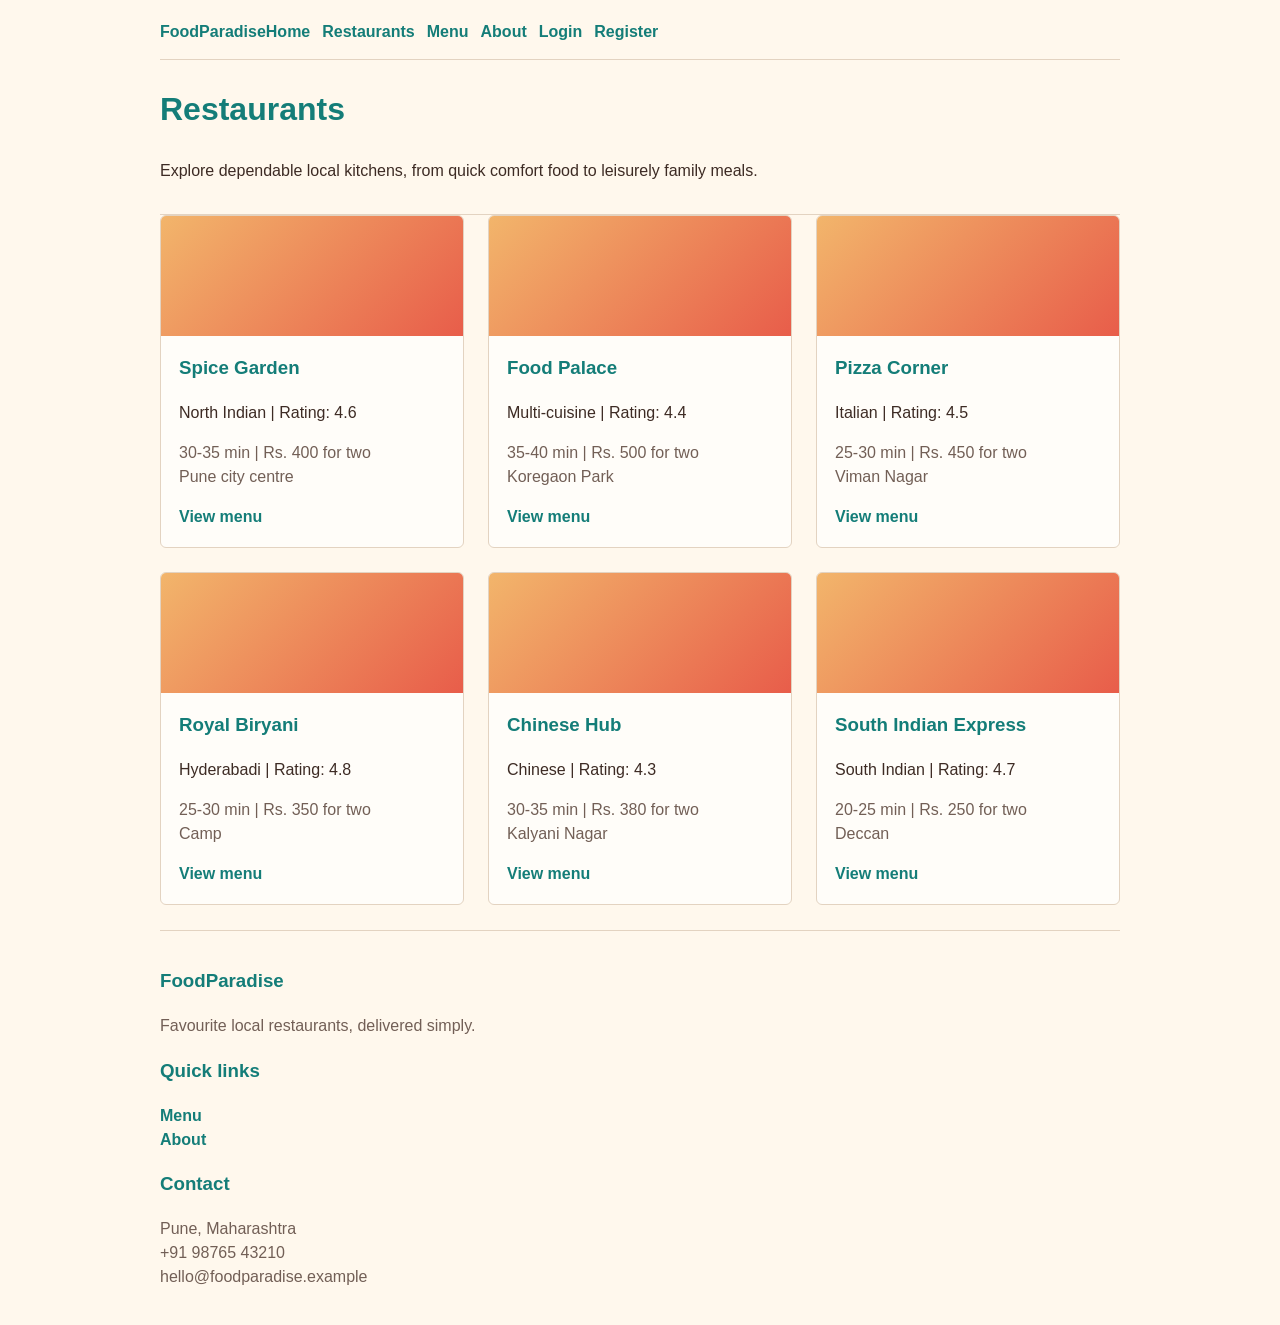
<file: Food Hub Training prj/restaurants.html>
<!DOCTYPE html>
<html lang="en">
<head><meta charset="UTF-8"><meta name="viewport" content="width=device-width, initial-scale=1.0"><title>FoodParadise | Restaurants</title><link rel="stylesheet" href="styles.css"></head>
<body><div class="site-shell">
<header class="site-header"><a class="brand" href="index.html">FoodParadise</a><nav class="site-nav" aria-label="Main navigation"><a href="index.html">Home</a><a href="restaurants.html">Restaurants</a><a href="menu.html">Menu</a><a href="about.html">About</a><a class="button secondary" href="login.html">Login</a><a class="button" href="register.html">Register</a></nav></header>
<main><header class="page-intro"><h1>Restaurants</h1><p>Explore dependable local kitchens, from quick comfort food to leisurely family meals.</p></header><div class="card-grid">
<article class="card"><div class="card-image" aria-hidden="true"></div><div class="card-body"><h3>Spice Garden</h3><p>North Indian | Rating: 4.6</p><p>30-35 min | Rs. 400 for two<br>Pune city centre</p><a class="button secondary" href="menu.html">View menu</a></div></article>
<article class="card"><div class="card-image" aria-hidden="true"></div><div class="card-body"><h3>Food Palace</h3><p>Multi-cuisine | Rating: 4.4</p><p>35-40 min | Rs. 500 for two<br>Koregaon Park</p><a class="button secondary" href="menu.html">View menu</a></div></article>
<article class="card"><div class="card-image" aria-hidden="true"></div><div class="card-body"><h3>Pizza Corner</h3><p>Italian | Rating: 4.5</p><p>25-30 min | Rs. 450 for two<br>Viman Nagar</p><a class="button secondary" href="menu.html#pizza">View menu</a></div></article>
<article class="card"><div class="card-image" aria-hidden="true"></div><div class="card-body"><h3>Royal Biryani</h3><p>Hyderabadi | Rating: 4.8</p><p>25-30 min | Rs. 350 for two<br>Camp</p><a class="button secondary" href="menu.html#biryani">View menu</a></div></article>
<article class="card"><div class="card-image" aria-hidden="true"></div><div class="card-body"><h3>Chinese Hub</h3><p>Chinese | Rating: 4.3</p><p>30-35 min | Rs. 380 for two<br>Kalyani Nagar</p><a class="button secondary" href="menu.html#chinese">View menu</a></div></article>
<article class="card"><div class="card-image" aria-hidden="true"></div><div class="card-body"><h3>South Indian Express</h3><p>South Indian | Rating: 4.7</p><p>20-25 min | Rs. 250 for two<br>Deccan</p><a class="button secondary" href="menu.html#south-indian">View menu</a></div></article>
</div></main>
<footer class="site-footer"><div><h3>FoodParadise</h3><p>Favourite local restaurants, delivered simply.</p></div><div><h3>Quick links</h3><p><a href="menu.html">Menu</a><br><a href="about.html">About</a></p></div><div><h3>Contact</h3><p>Pune, Maharashtra<br>+91 98765 43210<br>hello@foodparadise.example</p></div></footer>
</div></body></html>
</file>
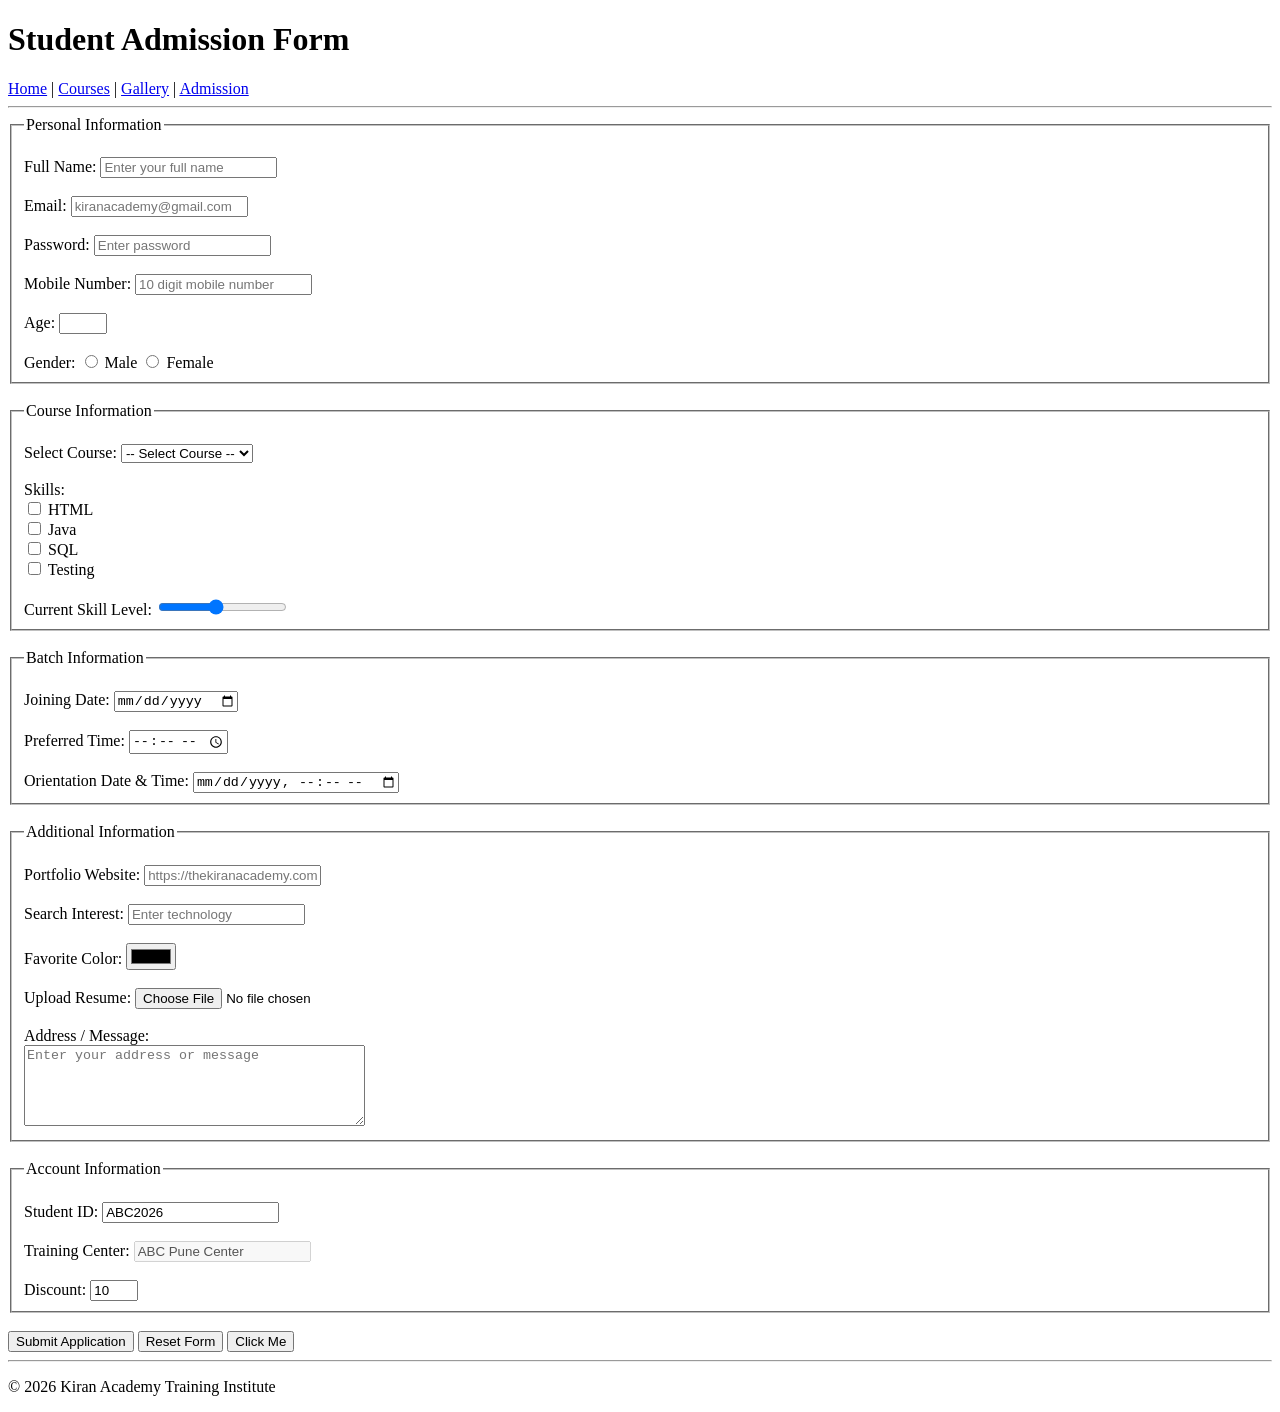
<file: Training(D12) project/admission.html>
<!DOCTYPE html>
<html lang="en">
<head>
  <meta charset="UTF-8">
  <title>Kiran Academy Institute - Admission Form</title>
</head>
<body>
  <header>
    <h1>Student Admission Form</h1>
    <nav>
      <a href="index.html">Home</a> |
      <a href="courses.html">Courses</a> |
      <a href="gallery.html">Gallery</a> |
      <a href="admission.html">Admission</a>
    </nav>
  </header>
  <hr>

  <main>
    <form
      action="#"
      method="post"
      autocomplete="on">

      <!-- ================= PERSONAL DETAILS ================= -->
      <fieldset>
        <legend>Personal Information</legend>
        <br>
        <label for="fullname">Full Name:</label>
        <input
          type="text"
          id="fullname"
          name="fullname"
          placeholder="Enter your full name"
          required
          autocomplete="name">
        <br><br>

        <label for="email">Email:</label>
        <input
          type="email"
          id="email"
          name="email"
          placeholder="kiranacademy@gmail.com"
          required
          autocomplete="email">
        <br><br>

        <label for="password">Password:</label>
        <input
          type="password"
          id="password"
          name="password"
          placeholder="Enter password"
          required>
        <br><br>

        <label for="phone">Mobile Number:</label>
        <input
          type="tel"
          id="phone"
          name="phone"
          placeholder="10 digit mobile number"
          pattern="[0-9]{10}"
          required
          autocomplete="tel">
        <br><br>

        <label for="age">Age:</label>
        <input
          type="number"
          id="age"
          name="age"
          min="18" max="60"
          step="1"
          required>
        <br><br>

        <label>Gender:</label>
        <input
          type="radio"
          id="male"
          name="gender"
          value="Male"
          required>
        <label for="male">Male</label>
        <input
          type="radio"
          id="female"
          name="gender"
          value="Female">
        <label for="female">Female</label>
      </fieldset>
      <br>

      <!-- ================= COURSE DETAILS ================= -->
      <fieldset>
        <legend>Course Information</legend>
        <br>
        <label for="course">Select Course:</label>
        <select
          id="course"
          name="course"
          required>
          <option value="">-- Select Course --</option>
          <option value="java">Java Full Stack</option>
          <option value="python">Python Full Stack</option>
          <option value="web">Web Development</option>
          <option value="testing">Software Testing</option>
        </select>
        <br><br>

        <label>Skills:</label>
        <br>
        <input
          type="checkbox"
          id="html"
          name="skills"
          value="HTML">
        <label for="html">HTML</label>
        <br>
        <input
          type="checkbox"
          id="java"
          name="skills"
          value="Java">
        <label for="java">Java</label>
        <br>
        <input
          type="checkbox"
          id="sql"
          name="skills"
          value="SQL">
        <label for="sql">SQL</label>
        <br>
        <input
          type="checkbox"
          id="testing"
          name="skills"
          value="Testing">
        <label for="testing">Testing</label>
        <br><br>

        <label for="level">Current Skill Level:</label>
        <input
          type="range"
          id="level"
          name="level"
          min="1"
          max="10"
          step="1" value="5">
      </fieldset>
      <br>

      <!-- ================= DATE & TIME ================= -->
      <fieldset>
        <legend>Batch Information</legend>
        <br>
        <label for="joining">Joining Date:</label>
        <input
          type="date"
          id="joining"
          name="joining"
          required>
        <br><br>

        <label for="time">Preferred Time:</label>
        <input
          type="time"
          id="time"
          name="time"
          required>
        <br><br>

        <label for="orientation">Orientation Date & Time:</label>
        <input
          type="datetime-local"
          id="orientation"
          name="orientation">
      </fieldset>
      <br>

      <!-- ================= OTHER HTML5 INPUTS ================= -->
      <fieldset>
        <legend>Additional Information</legend>
        <br>
        <label for="website">Portfolio Website:</label>
        <input
          type="url"
          id="website"
          name="website"
          placeholder="https://thekiranacademy.com">
        <br><br>

        <label for="search">Search Interest:</label>
        <input
          type="search"
          id="search"
          name="search"
          placeholder="Enter technology">
        <br><br>

        <label for="favcolor">Favorite Color:</label>
        <input
          type="color"
          id="favcolor"
          name="favcolor"
          value="#000000">
        <br><br>

        <label for="resume">Upload Resume:</label>
        <input
          type="file"
          id="resume"
          name="resume"
          required>
        <br><br>

        <label for="message">Address / Message:</label>
        <br>
        <textarea
          id="message"
          name="message"
          rows="5"
          cols="40"
          placeholder="Enter your address or message"
          required></textarea>
      </fieldset>
      <br>

      <!-- ================= FIELD VALUES ================= -->
      <fieldset>
        <legend>Account Information</legend>
        <br>
        <label for="studentid">Student ID:</label>
        <input
          type="text"
          id="studentid"
          name="studentid"
          value="ABC2026"
          readonly>
        <br><br>

        <label for="center">Training Center:</label>
        <input
          type="text"
          id="center"
          name="center"
          value="ABC Pune Center"
          disabled>
        <br><br>

        <label for="discount">Discount:</label>
        <input
          type="number"
          id="discount" name="discount"
          value="10"
          min="0"
          max="50"
          step="5">
      </fieldset>
      <br>

      <!-- ================= FORM BUTTONS ================= -->
      <input
        type="submit"
        value="Submit Application">
      <input
        type="reset"
        value="Reset Form">
      <button
        type="button"
        title="Click to display message"
        onclick="alert('Thank you for visiting Kiran Academy Institute!')">
        Click Me
      </button>
    </form>
  </main>
  <hr>

  <footer>
    <p>
      &copy; 2026 Kiran Academy Training Institute
    </p>
  </footer>
</body>
</html>
</file>
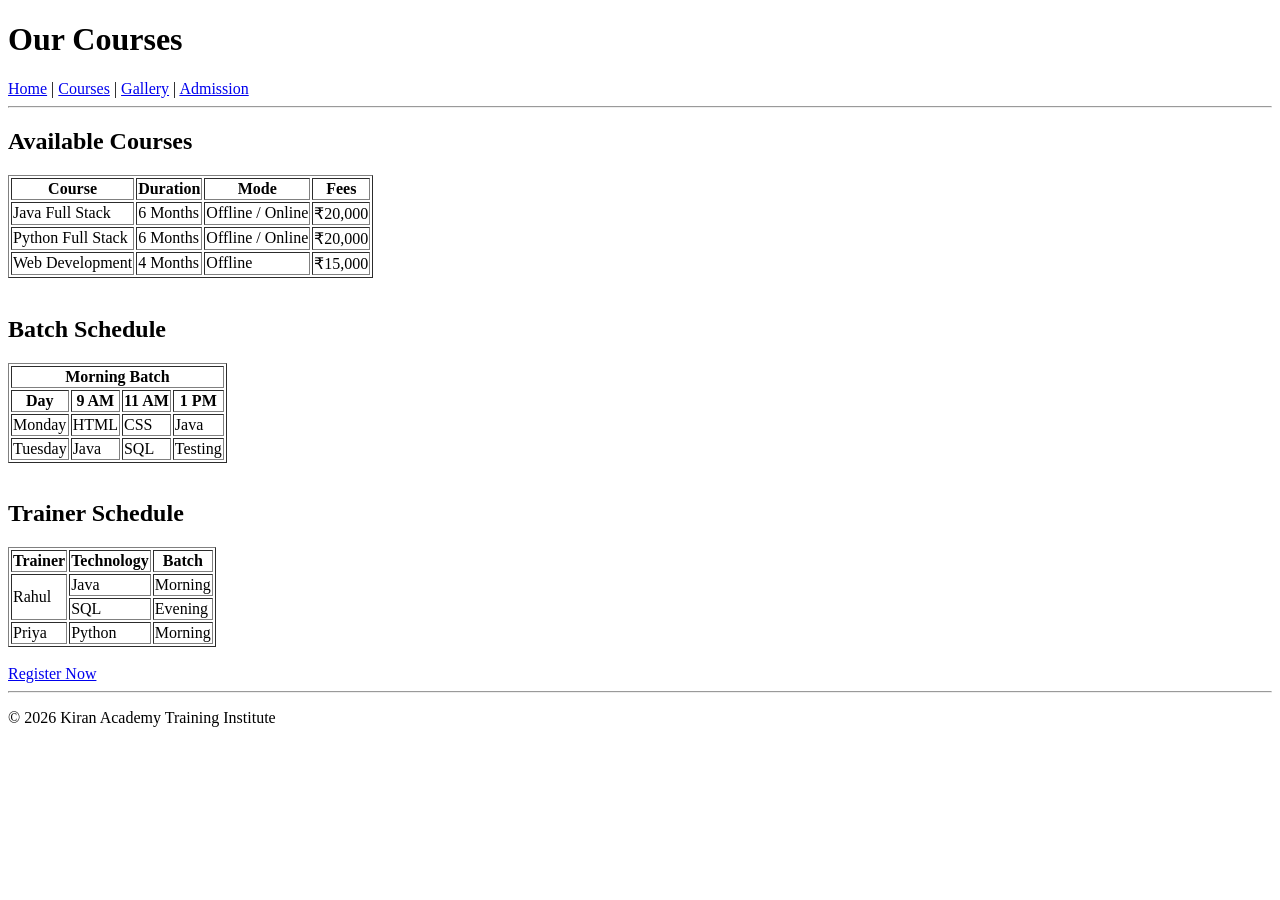
<file: Training(D12) project/courses.html>
<!DOCTYPE html>
<html lang="en">
<head>
  <meta charset="UTF-8">
  <title>Kiran Academy Institute - Courses</title>
</head>
<body>
  <header>
    <h1>Our Courses</h1>
    <nav>
      <a href="index.html">Home</a> |
      <a href="courses.html">Courses</a> |
      <a href="gallery.html">Gallery</a> |
      <a href="admission.html">Admission</a>
    </nav>
  </header>
  <hr>

  <main>
    <h2>Available Courses</h2>
    <table border="1">
      <tr>
        <th>Course</th>
        <th>Duration</th>
        <th>Mode</th>
        <th>Fees</th>
      </tr>
      <tr>
        <td>Java Full Stack</td>
        <td>6 Months</td>
        <td>Offline / Online</td>
        <td>&#8377;20,000</td>
      </tr>
      <tr>
        <td>Python Full Stack</td>
        <td>6 Months</td>
        <td>Offline / Online</td>
        <td>&#8377;20,000</td>
      </tr>
      <tr>
        <td>Web Development</td>
        <td>4 Months</td>
        <td>Offline</td>
        <td>&#8377;15,000</td>
      </tr>
    </table>
    <br>

    <!-- COLSPAN -->
    <h2>Batch Schedule</h2>
    <table border="1">
      <tr>
        <th colspan="4">
          Morning Batch
        </th>
      </tr>
      <tr>
        <th>Day</th>
        <th>9 AM</th>
        <th>11 AM</th>
        <th>1 PM</th>
      </tr>
      <tr>
        <td>Monday</td>
        <td>HTML</td>
        <td>CSS</td>
        <td>Java</td>
      </tr>
      <tr>
        <td>Tuesday</td>
        <td>Java</td>
        <td>SQL</td>
        <td>Testing</td>
      </tr>
    </table>
    <br>

    <!-- ROWSPAN -->
    <h2>Trainer Schedule</h2>
    <table border="1">
      <tr>
        <th>Trainer</th>
        <th>Technology</th>
        <th>Batch</th>
      </tr>
      <tr>
        <td rowspan="2">Rahul</td>
        <td>Java</td>
        <td>Morning</td>
      </tr>
      <tr>
        <td>SQL</td>
        <td>Evening</td>
      </tr>
      <tr>
        <td>Priya</td>
        <td>Python</td>
        <td>Morning</td>
      </tr>
    </table>
    <br>

    <a href="admission.html">
      Register Now
    </a>
  </main>
  <hr>

  <footer>
    <p>&copy; 2026 Kiran Academy Training Institute</p>
  </footer>
</body>
</html>
</file>
<file: Training(D13)/styles.css>
.box{
  display: grid;
  place-items: center;
  min-height: 100vh;
}

h1 {
  width: fit-content;
  margin: 0;
  border: 2px solid brown;
  padding: 5px;
}
</file>
<file: Food Hub Training prj/styles.css>
* {
  box-sizing: border-box;
}

body {
  max-width: 1000px;
  margin: 0 auto;
  padding: 20px;
  background: #fff8ed;
  color: #3d2b24;
  font-family: Arial, sans-serif;
  line-height: 1.5;
}

body.home-page {
  background: linear-gradient(rgba(255, 248, 237, 0.88), rgba(255, 248, 237, 0.94)),
    url("https://images.unsplash.com/photo-1504674900247-0877df9cc836?auto=format&fit=crop&w=1600&q=80") center / cover fixed;
}

h1,
h2,
h3 {
  color: #147d78;
}

a {
  color: #147d78;
  font-weight: bold;
  text-decoration: none;
}

a:hover {
  color: #bf3f35;
  text-decoration: underline;
}

header {
  border-bottom: 1px solid #e3d3c1;
  padding-bottom: 15px;
}

header h1 {
  display: inline-block;
  margin: 0 25px 10px 0;
}

nav {
  display: inline-flex;
  flex-wrap: wrap;
  gap: 12px;
}

main {
  padding: 25px 0;
}

.welcome,
.offer,
article {
  border: 1px solid #e3d3c1;
  border-radius: 6px;
  background: #fffdf9;
  padding: 18px;
}

.welcome {
  margin-bottom: 25px;
}

.welcome h2,
.offer h2 {
  margin-top: 0;
}

input,
button {
  padding: 9px;
  border: 1px solid #c9b39a;
  border-radius: 4px;
  font: inherit;
}

input {
  width: min(350px, 100%);
}

button,
.offer a {
  background: #e85d4a;
  color: white;
  cursor: pointer;
  display: inline-block;
  padding: 9px 14px;
}

.categories {
  display: flex;
  flex-wrap: wrap;
  gap: 15px;
}

.card-grid {
  display: grid;
  grid-template-columns: repeat(3, minmax(0, 1fr));
  gap: 24px;
}

.card {
  overflow: hidden;
  padding: 0;
}

.card .card-image {
  margin: 0;
  height: 120px;
  background: linear-gradient(135deg, #f2b56b, #e85d4a);
}

.card-body {
  padding: 18px;
}

.card-body p:last-of-type {
  color: #725f56;
}

.section-heading {
  margin-top: 30px;
}

.section-heading h2 {
  margin-bottom: 14px;
}

form {
  display: grid;
  gap: 10px;
  max-width: 520px;
}

form label {
  font-weight: bold;
}

form button {
  justify-self: start;
}

.auth-page main {
  display: flex;
  justify-content: center;
  padding: 55px 0;
}

.auth-card {
  width: min(100%, 520px);
  border: 1px solid #e3d3c1;
  border-radius: 8px;
  background: rgba(255, 253, 249, 0.96);
  padding: 32px;
  box-shadow: 0 12px 30px rgba(61, 43, 36, 0.08);
}

.auth-card h2 {
  margin-top: 0;
}

.auth-card form {
  max-width: none;
}

.auth-card input {
  width: 100%;
  padding: 12px;
}

.auth-card button {
  width: 100%;
  margin-top: 8px;
}

.cards {
  display: grid;
  grid-template-columns: repeat(3, 1fr);
  gap: 18px;
  margin-bottom: 25px;
}

article {
  min-height: 190px;
}

.card-image {
  height: 70px;
  margin: -18px -18px 15px;
  background: #f2e6d8;
}

article h3 {
  margin-top: 0;
}

.offer {
  margin-top: 25px;
}

footer {
  border-top: 1px solid #e3d3c1;
  padding-top: 18px;
  color: #725f56;
}

@media (max-width: 700px) {
  .cards,
  .card-grid {
    grid-template-columns: 1fr;
  }

  header h1 {
    display: block;
  }

  .auth-card {
    padding: 24px;
  }
}
</file>
